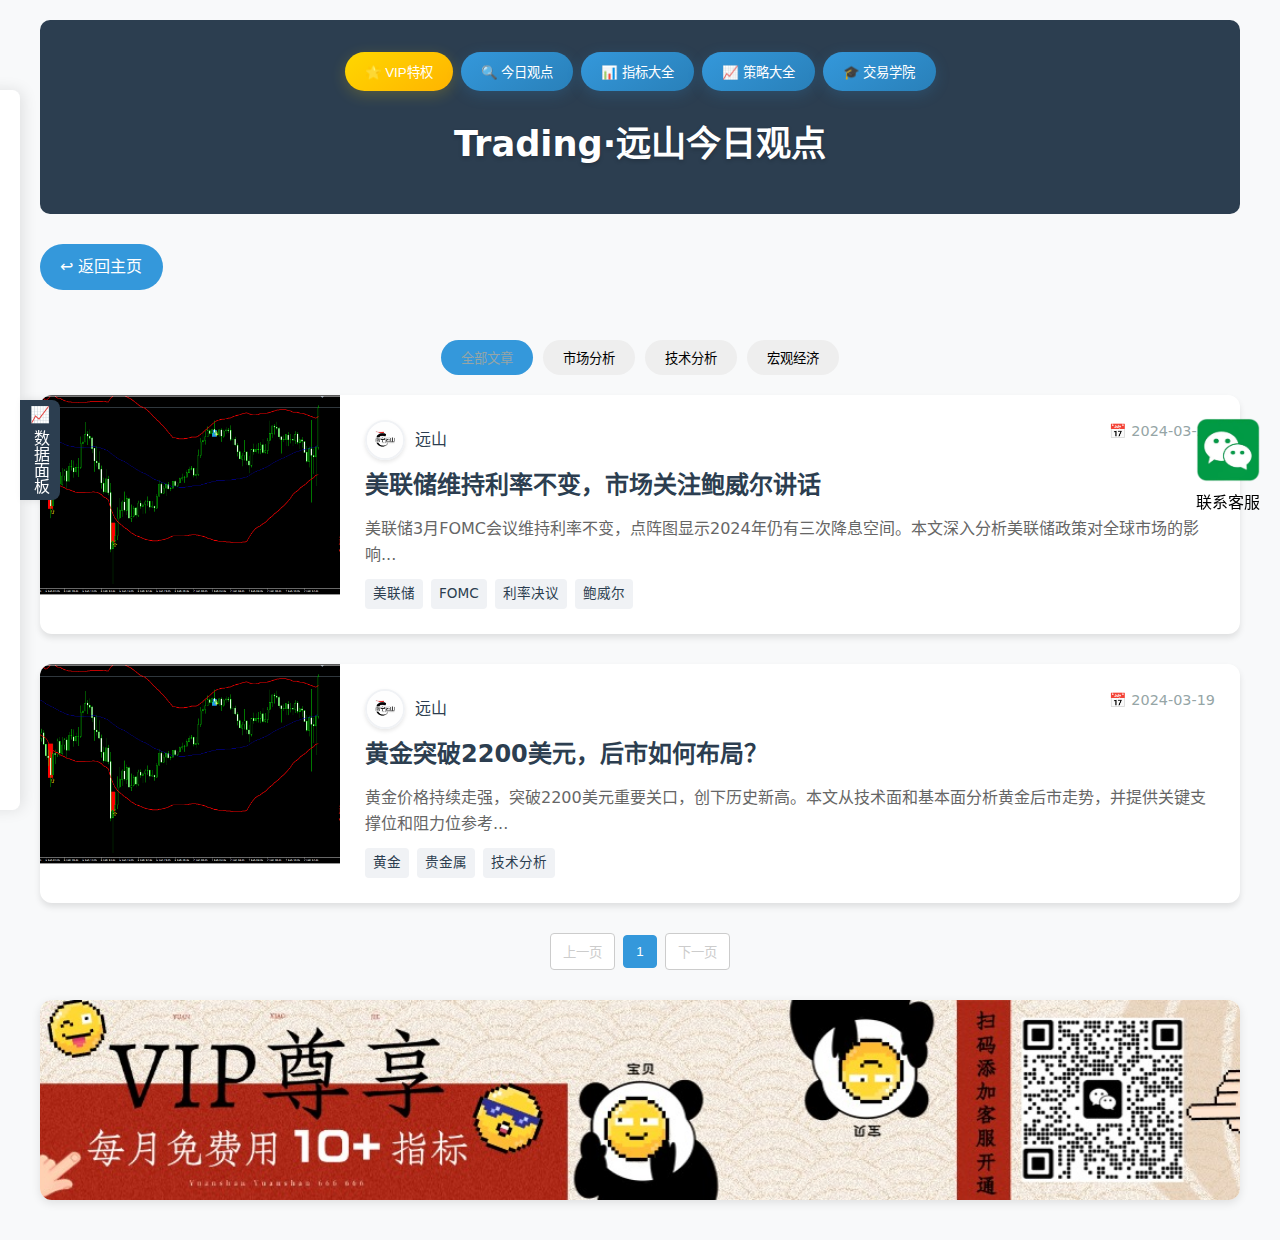
<file: insights.html>
<!DOCTYPE html>
<html lang="zh-CN">
<head>
    <meta charset="UTF-8">
    <meta name="viewport" content="width=device-width, initial-scale=1.0">
    <title>今日观点 - 远山资源中心</title>
    <link rel="stylesheet" href="style.css">
    <style>
        :root {
            --primary-color: #2c3e50;
            --accent-color: #3498db;
            --text-dark: #2c3e50;
            --text-light: #95a5a6;
            --card-shadow: 0 4px 6px rgba(0, 0, 0, 0.1);
        }

        body {
            font-family: 'Segoe UI', system-ui, sans-serif;
            line-height: 1.6;
            background-color: #f8f9fa;
            margin: 0;
            padding: 20px;
        }

        .container {
            max-width: 1200px;
            margin: 0 auto;
        }

        .back-btn {
            display: inline-flex;
            align-items: center;
            padding: 10px 20px;
            margin-bottom: 30px;
            background: var(--accent-color);
            color: white;
            border-radius: 25px;
            text-decoration: none;
            transition: transform 0.2s;
        }

        .back-btn:hover {
            transform: translateX(-5px);
        }

        .article-grid {
            display: grid;
            gap: 30px;
        }

        .article-card {
            background: white;
            border-radius: 12px;
            overflow: hidden;
            box-shadow: var(--card-shadow);
            display: flex;
            transition: transform 0.3s, box-shadow 0.3s;
        }

        .article-card:hover {
            transform: translateY(-5px);
            box-shadow: 0 8px 15px rgba(0, 0, 0, 0.1);
        }

        .article-image {
            flex: 0 0 300px;
            height: 200px;
            position: relative;
            overflow: hidden;
        }

        .article-image img {
            width: 100%;
            height: 100%;
            object-fit: cover;
            transition: transform 0.3s;
        }

        .article-card:hover .article-image img {
            transform: scale(1.05);
        }

        .article-content {
            flex: 1;
            padding: 25px;
            display: flex;
            flex-direction: column;
            justify-content: space-between;
        }

        .article-date {
            color: var(--text-light);
            font-size: 0.9em;
            display: flex;
            align-items: center;
            white-space: nowrap;
        }

        .article-date::before {
            content: "📅";
            margin-right: 5px;
            font-size: 14px;
        }

        .article-title {
            color: var(--primary-color);
            font-size: 1.5em;
            margin: 0 0 15px 0;
            line-height: 1.3;
        }

        .article-excerpt {
            color: #666;
            line-height: 1.6;
            margin: 0;
            display: -webkit-box;
            -webkit-line-clamp: 3;
            -webkit-box-orient: vertical;
            overflow: hidden;
        }

        @media (max-width: 768px) {
            .article-card {
                flex-direction: column;
            }

            .article-image {
                flex: 0 0 200px;
                width: 100%;
            }

            .article-content {
                padding: 20px;
            }

            .article-title {
                font-size: 1.3em;
            }

            .article-meta {
                flex-direction: row;
                gap: 12px;
            }

            .article-author {
                margin-right: 0;
            }

            .author-name {
                margin-right: 10px;
            }
        }

        .ad-container {
            position: relative;
            width: 100%;
            height: 200px;
            overflow: hidden;
            border-radius: 12px;
            margin: 20px 0;
        }

        .ad-banner {
            display: flex;
            transition: transform 0.5s ease;
            height: 100%;
        }

        .ad-item {
            flex: 0 0 100%;
            height: 100%;
        }

        .ad-item img {
            width: 100%;
            height: 100%;
            object-fit: cover;
        }

        /* 修改作者头像样式 */
        .article-meta {
            display: flex;
            align-items: flex-start;
            gap: 20px;
            margin-bottom: 10px;
            flex-wrap: wrap;
        }

        .article-author {
            display: flex;
            align-items: center;
            gap: 10px;
            color: var(--text-dark);
            margin-right: auto;
        }

        .author-avatar {
            width: 36px;
            height: 36px;
            border-radius: 50%;
            object-fit: cover;
            border: 2px solid #f0f2f5;
            box-shadow: 0 2px 4px rgba(0,0,0,0.1);
        }

        .author-name {
            font-size: 1em;
            font-weight: 600;
            margin-right: 15px;
        }
    </style>
</head>
<body>
    <!-- 左侧数据面板 -->
    <div class="data-sidebar">
        <div class="sidebar-handle">📈 数据面板</div>
        <iframe 
            frameborder="0" 
            class="jin10-iframe"
            scrolling="yes" 
            src="https://www.jin10.com/example/jin10.com.html?fontSize=14px&theme=white">
        </iframe>
    </div>

    <div class="container">
        <header class="header">
            <div class="top-buttons">
                <button class="nav-btn vip-btn" onclick="openSection('vip.html')">🌟 VIP特权</button>
                <button class="nav-btn" onclick="openSection('insights.html')">🔍 今日观点</button>
                <button class="nav-btn" onclick="openSection('zhibiao.html')">📊 指标大全</button>
                <button class="nav-btn" onclick="openSection('strategies.html')">📈 策略大全</button>
                <button class="nav-btn" onclick="openSection('learning.html')">🎓 交易学院</button>
            </div>
            <div class="header-top">
                <h1>Trading·远山今日观点</h1>
            </div>
        </header>

        <!-- 添加返回主页按钮 -->
        <a href="index.html" class="back-btn">↩ 返回主页</a>

        <!-- 添加分类筛选 -->
        <div class="category-nav">
            <button class="category-btn active" data-category="all">全部文章</button>
            <button class="category-btn" data-category="市场分析">市场分析</button>
            <button class="category-btn" data-category="技术分析">技术分析</button>
            <button class="category-btn" data-category="宏观经济">宏观经济</button>
        </div>

        <!-- 文章列表容器 -->
        <div class="article-grid" id="articleContainer">
            <!-- 文章将通过 JavaScript 动态加载 -->
        </div>

        <!-- 分页容器 -->
        <div id="articlePagination" class="pagination-container">
            <!-- 分页按钮将通过 JavaScript 动态生成 -->
        </div>

        <!-- 广告横幅 -->
        <div class="ad-container">
            <div class="ad-banner">
                <a href="vip.html" onclick="openSection('vip.html'); return false;" class="ad-item">
                    <img src="image/vip1.jpg" alt="vip">
                </a>
                <a href="vip.html" onclick="openSection('vip.html'); return false;" class="ad-item">
                    <img src="image/vip2.jpg" alt="vip">
                </a>
                <a href="vip.html" onclick="openSection('vip.html'); return false;" class="ad-item">
                    <img src="image/vip3.jpg" alt="vip">
                </a>
            </div>
        </div>

        <!-- 联系客服浮动挂件 -->
        <div id="floatingWidget">
            <img id="widgetIcon" src="image/wechat.png" alt="Widget Icon"/>
            <div id="widgetText">联系客服</div>
            <div id="qrCode" style="display:none;">
                <img src="image/ewm.png" alt="QR Code" class="qr-code-image"/>
            </div>
        </div>

        <!-- 客服联系模态框 -->
        <div id="contactModal" class="modal">
            <div class="modal-content upgrade-modal">
                <span class="close">&times;</span>
                <h3 class="modal-title">添加提示：</h3>
                <div class="upgrade-info">
                    <p>添加客服微信：K1362918898，或扫描下方二维码；</p>
                    <p>即可成为尊贵的远山会员，每月免费使用2个指标；</p>
                    <h4>周一至周五</h4>
                    <p>9-18点内，客服会在20分钟内通过您的添加，联系您发放相应的权限；</p>
                    <p>18-22点内，客服会在60分钟内通过您的添加，联系您发放相应的权限；</p>
                    <p>22点-次日10点，客服会在次日9:30之前通过您的添加，联系您发放相应的权限；</p>
                    <h4>周末及节假日</h4>
                    <p>10-22点内，客服会在12小时内通过您的添加，联系您发放相应的权限；</p>
                    <p>22点-次日10点，客服会在次日12点之前通过您的添加，联系您发放相应的权限。</p>
                    <div class="qr-code-container">
                        <img src="image/ewm.png" alt="客服二维码">
                    </div>
                </div>
            </div>
        </div>
    </div>

    <script src="script.js"></script>
    <script src="insights.js"></script>
    <script>
        // 打开新窗口的函数
        function openSection(url) {
            window.open(url, '_blank');
        }

        // 显示联系客服模态框
        function showContactModal() {
            document.getElementById('contactModal').style.display = 'block';
        }

        // 关闭按钮事件
        document.querySelectorAll('.close').forEach(closeBtn => {
            closeBtn.onclick = function() {
                this.closest('.modal').style.display = 'none';
            }
        });

        // 点击模态框外部关闭
        window.onclick = function(event) {
            if (event.target.classList.contains('modal')) {
                event.target.style.display = 'none';
            }
        }

        // 修改联系客服按钮点击事件
        document.getElementById('widgetIcon').onclick = function(event) {
            event.stopPropagation();
            showContactModal();
        }
    </script>
</body>
</html>
</file>
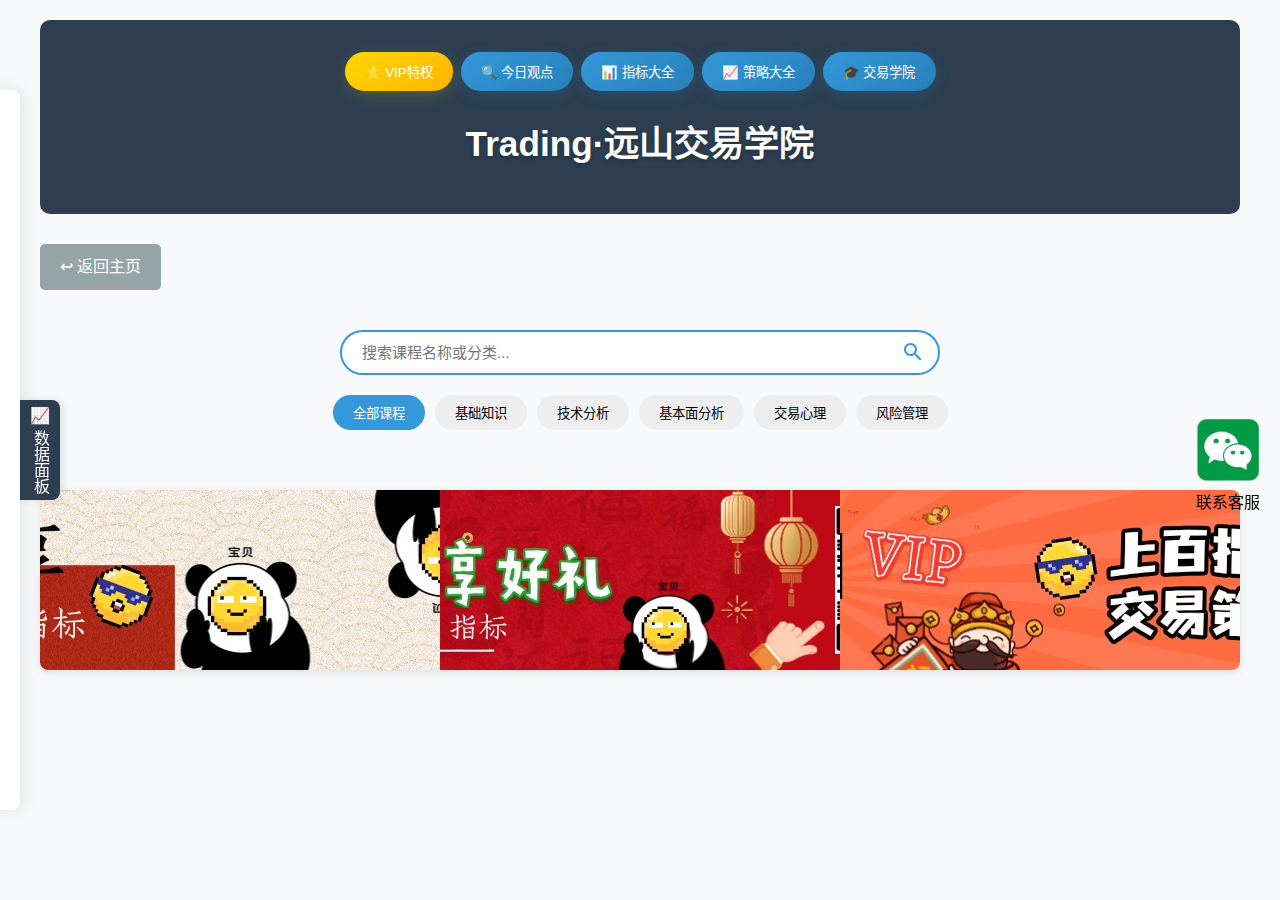
<file: learning.html>
<!-- learning.html -->
<!DOCTYPE html>
<html lang="zh-CN">
<head>
    <meta charset="UTF-8">
    <meta name="viewport" content="width=device-width, initial-scale=1.0">
    <title>交易学院 - 远山资源中心</title>
    <link rel="stylesheet" href="style.css">
</head>
<body>
    <!-- 左侧数据面板 -->
    <div class="data-sidebar">
        <div class="sidebar-handle">📈 数据面板</div>
        <iframe 
            frameborder="0" 
            class="jin10-iframe"
            scrolling="yes" 
            src="https://www.jin10.com/example/jin10.com.html?fontSize=14px&theme=white">
        </iframe>
    </div>

    <div class="container">
        <header class="header">
            <div class="top-buttons">
                <button class="nav-btn vip-btn" onclick="openSection('vip.html')">🌟 VIP特权</button>
                <button class="nav-btn" onclick="openSection('insights.html')">🔍 今日观点</button>
                <button class="nav-btn" onclick="openSection('zhibiao.html')">📊 指标大全</button>
                <button class="nav-btn" onclick="openSection('strategies.html')">📈 策略大全</button>
                <button class="nav-btn" onclick="openSection('learning.html')">🎓 交易学院</button>
            </div>
            <div class="header-top">
                <h1>Trading·远山交易学院</h1>
            </div>
        </header>

        <!-- 返回按钮 -->
        <a href="index.html" class="back-btn">↩ 返回主页</a>

        <!-- 搜索和分类 -->
        <div class="search-container">
            <input type="text" class="search-box" placeholder="搜索课程名称或分类...">
            <svg class="search-icon" viewBox="0 0 24 24">
                <path d="M15.5 14h-.8l-.3-.3c1-1.1 1.6-2.6 1.6-4.2C16 5.9 13.1 3 9.5 3S3 5.9 3 9.5 5.9 16 9.5 16c1.6 0 3.1-.6 4.2-1.6l.3.3v.8l5 5 1.5-1.5-5-5zm-6 0C7 14 5 12 5 9.5S7 5 9.5 5 14 7 14 9.5 12 14 9.5 14z"/>
            </svg>
        </div>

        <!-- 分类导航 -->
        <nav class="category-nav">
            <button class="category-btn active" data-category="all">全部课程</button>
            <button class="category-btn" data-category="basic">基础知识</button>
            <button class="category-btn" data-category="technical">技术分析</button>
            <button class="category-btn" data-category="fundamental">基本面分析</button>
            <button class="category-btn" data-category="psychology">交易心理</button>
            <button class="category-btn" data-category="risk">风险管理</button>
        </nav>

        <!-- 课程列表容器 -->
        <div class="learning-grid" id="learningContainer">
            <!-- 课程卡片将通过 JavaScript 动态加载 -->
        </div>

        <!-- 分页容器 -->
        <div id="paginationContainer" class="pagination-container">
            <!-- 分页按钮将通过 JavaScript 动态生成 -->
        </div>

        <!-- 广告横幅 -->
        <div class="ad-container">
            <div class="ad-banner">
                <a href="vip.html" onclick="openSection('vip.html'); return false;" class="ad-item">
                    <img src="image/vip1.jpg" alt="vip">
                </a>
                <a href="vip.html" onclick="openSection('vip.html'); return false;" class="ad-item">
                    <img src="image/vip2.jpg" alt="vip">
                </a>
                <a href="vip.html" onclick="openSection('vip.html'); return false;" class="ad-item">
                    <img src="image/vip3.jpg" alt="vip">
                </a>
            </div>
        </div>

        <!-- 联系客服浮动挂件 -->
        <div id="floatingWidget">
            <img id="widgetIcon" src="image/wechat.png" alt="Widget Icon"/>
            <div id="widgetText">联系客服</div>
            <div id="qrCode" style="display:none;">
                <img src="image/ewm.png" alt="QR Code" class="qr-code-image"/>
            </div>
        </div>

        <!-- 客服联系模态框 -->
        <div id="contactModal" class="modal">
            <div class="modal-content upgrade-modal">
                <span class="close">&times;</span>
                <h3 class="modal-title">添加提示：</h3>
                <div class="upgrade-info">
                    <p>添加客服微信：K1362918898，或扫描下方二维码；</p>
                    <p>即可成为尊贵的远山会员，每月免费使用2个指标；</p>
                    <h4>周一至周五</h4>
                    <p>9-18点内，客服会在20分钟内通过您的添加，联系您发放相应的权限；</p>
                    <p>18-22点内，客服会在60分钟内通过您的添加，联系您发放相应的权限；</p>
                    <p>22点-次日10点，客服会在次日9:30之前通过您的添加，联系您发放相应的权限；</p>
                    <h4>周末及节假日</h4>
                    <p>10-22点内，客服会在12小时内通过您的添加，联系您发放相应的权限；</p>
                    <p>22点-次日10点，客服会在次日12点之前通过您的添加，联系您发放相应的权限。</p>
                    <div class="qr-code-container">
                        <img src="image/ewm.png" alt="客服二维码">
                    </div>
                </div>
            </div>
        </div>
    </div>

    <script src="script.js"></script>
    <script>
        // 打开新窗口的函数
        function openSection(url) {
            window.open(url, '_blank');
        }

        // 显示联系客服模态框
        function showContactModal() {
            document.getElementById('contactModal').style.display = 'block';
        }

        // 关闭按钮事件
        document.querySelectorAll('.close').forEach(closeBtn => {
            closeBtn.onclick = function() {
                this.closest('.modal').style.display = 'none';
            }
        });

        // 点击模态框外部关闭
        window.onclick = function(event) {
            if (event.target.classList.contains('modal')) {
                event.target.style.display = 'none';
            }
        }

        // 初始化悬浮窗功能
        document.addEventListener("DOMContentLoaded", function() {
            const widget = document.getElementById('floatingWidget');
            const qrCode = document.getElementById('qrCode');
            const widgetIcon = document.getElementById('widgetIcon');

            if (widget && qrCode) { 
                // 鼠标进入显示二维码
                widget.addEventListener('mouseenter', function() {
                    qrCode.style.display = 'block';
                });

                // 鼠标离开隐藏二维码
                widget.addEventListener('mouseleave', function() {
                    qrCode.style.display = 'none';
                });
            }

            // 点击显示模态框
            if (widgetIcon) {
                const newWidgetIcon = widgetIcon.cloneNode(true);
                widgetIcon.parentNode.replaceChild(newWidgetIcon, widgetIcon);
                
                newWidgetIcon.addEventListener('click', function(event) {
                    event.stopPropagation();
                    showContactModal();
                }, false);
            }
        });
    </script>
</body>
</html>
</file>
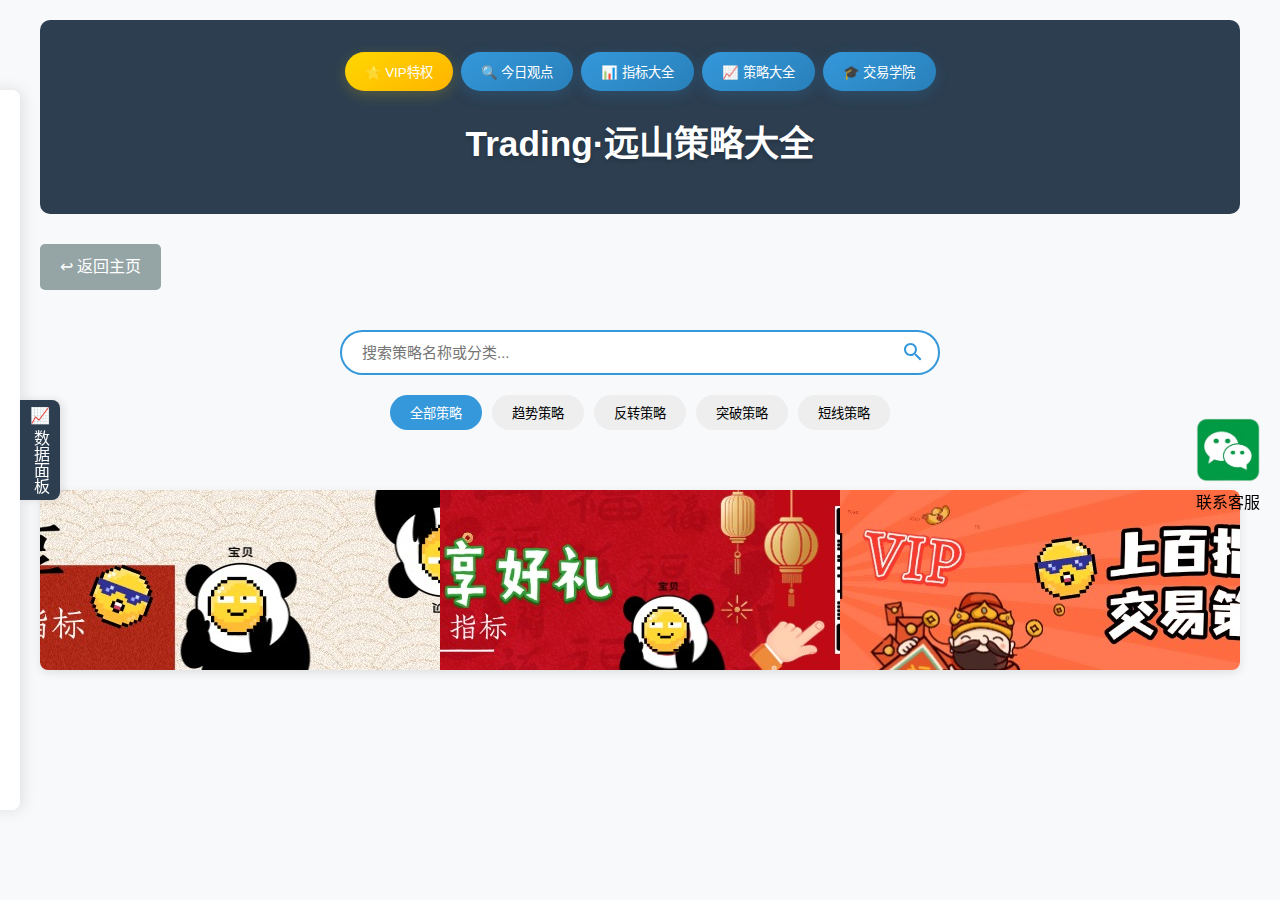
<file: strategies.html>
<!-- strategies.html -->
<!DOCTYPE html>
<html lang="zh-CN">
<head>
    <meta charset="UTF-8">
    <meta name="viewport" content="width=device-width, initial-scale=1.0">
    <title>策略大全 - 远山资源中心</title>
    <link rel="stylesheet" href="style.css">
</head>
<body>
    <!-- 左侧数据面板 -->
    <div class="data-sidebar">
        <div class="sidebar-handle">📈 数据面板</div>
        <iframe 
            frameborder="0" 
            class="jin10-iframe"
            scrolling="yes" 
            src="https://www.jin10.com/example/jin10.com.html?fontSize=14px&theme=white">
        </iframe>
    </div>

    <div class="container">
        <header class="header">
            <div class="top-buttons">
                <button class="nav-btn vip-btn" onclick="openSection('vip.html')">🌟 VIP特权</button>
                <button class="nav-btn" onclick="openSection('insights.html')">🔍 今日观点</button>
                <button class="nav-btn" onclick="openSection('zhibiao.html')">📊 指标大全</button>
                <button class="nav-btn" onclick="openSection('strategies.html')">📈 策略大全</button>
                <button class="nav-btn" onclick="openSection('learning.html')">🎓 交易学院</button>
            </div>
            <div class="header-top">
                <h1>Trading·远山策略大全</h1>
            </div>
        </header>

        <!-- 返回按钮 -->
        <a href="index.html" class="back-btn">↩ 返回主页</a>

        <!-- 搜索和分类 -->
        <div class="search-container">
            <input type="text" class="search-box" placeholder="搜索策略名称或分类...">
            <svg class="search-icon" viewBox="0 0 24 24">
                <path d="M15.5 14h-.8l-.3-.3c1-1.1 1.6-2.6 1.6-4.2C16 5.9 13.1 3 9.5 3S3 5.9 3 9.5 5.9 16 9.5 16c1.6 0 3.1-.6 4.2-1.6l.3.3v.8l5 5 1.5-1.5-5-5zm-6 0C7 14 5 12 5 9.5S7 5 9.5 5 14 7 14 9.5 12 14 9.5 14z"/>
            </svg>
        </div>

        <!-- 分类导航 -->
        <nav class="category-nav">
            <button class="category-btn active" data-category="all">全部策略</button>
            <button class="category-btn" data-category="trend">趋势策略</button>
            <button class="category-btn" data-category="reversal">反转策略</button>
            <button class="category-btn" data-category="breakout">突破策略</button>
            <button class="category-btn" data-category="scalping">短线策略</button>
        </nav>

        <!-- 策略列表容器 -->
        <div class="strategies-grid" id="strategiesContainer">
            <!-- 策略卡片将通过 JavaScript 动态加载 -->
        </div>

        <!-- 分页容器 -->
        <div id="paginationContainer" class="pagination-container">
            <!-- 分页按钮将通过 JavaScript 动态生成 -->
        </div>

        <!-- 广告横幅 -->
        <div class="ad-container">
            <div class="ad-banner">
                <a href="vip.html" onclick="openSection('vip.html'); return false;" class="ad-item">
                    <img src="image/vip1.jpg" alt="vip">
                </a>
                <a href="vip.html" onclick="openSection('vip.html'); return false;" class="ad-item">
                    <img src="image/vip2.jpg" alt="vip">
                </a>
                <a href="vip.html" onclick="openSection('vip.html'); return false;" class="ad-item">
                    <img src="image/vip3.jpg" alt="vip">
                </a>
            </div>
        </div>

        <!-- 联系客服浮动挂件 -->
        <div id="floatingWidget">
            <img id="widgetIcon" src="image/wechat.png" alt="Widget Icon"/>
            <div id="widgetText">联系客服</div>
            <div id="qrCode" style="display:none;">
                <img src="image/ewm.png" alt="QR Code" class="qr-code-image"/>
            </div>
        </div>

        <!-- 客服联系模态框 -->
        <div id="contactModal" class="modal">
            <div class="modal-content upgrade-modal">
                <span class="close">&times;</span>
                <h3 class="modal-title">添加提示：</h3>
                <div class="upgrade-info">
                    <p>添加客服微信：K1362918898，或扫描下方二维码；</p>
                    <p>即可成为尊贵的远山会员，每月免费使用2个指标；</p>
                    <h4>周一至周五</h4>
                    <p>9-18点内，客服会在20分钟内通过您的添加，联系您发放相应的权限；</p>
                    <p>18-22点内，客服会在60分钟内通过您的添加，联系您发放相应的权限；</p>
                    <p>22点-次日10点，客服会在次日9:30之前通过您的添加，联系您发放相应的权限；</p>
                    <h4>周末及节假日</h4>
                    <p>10-22点内，客服会在12小时内通过您的添加，联系您发放相应的权限；</p>
                    <p>22点-次日10点，客服会在次日12点之前通过您的添加，联系您发放相应的权限。</p>
                    <div class="qr-code-container">
                        <img src="image/ewm.png" alt="客服二维码">
                    </div>
                </div>
            </div>
        </div>
    </div>

    <script src="script.js"></script>
    <script>
        // 打开新窗口的函数
        function openSection(url) {
            window.open(url, '_blank');
        }

        // 显示联系客服模态框
        function showContactModal() {
            document.getElementById('contactModal').style.display = 'block';
        }

        // 关闭按钮事件
        document.querySelectorAll('.close').forEach(closeBtn => {
            closeBtn.onclick = function() {
                this.closest('.modal').style.display = 'none';
            }
        });

        // 点击模态框外部关闭
        window.onclick = function(event) {
            if (event.target.classList.contains('modal')) {
                event.target.style.display = 'none';
            }
        }

        // 初始化悬浮窗功能
        document.addEventListener("DOMContentLoaded", function() {
            const widget = document.getElementById('floatingWidget');
            const qrCode = document.getElementById('qrCode');
            const widgetIcon = document.getElementById('widgetIcon');

            if (widget && qrCode) { 
                // 鼠标进入显示二维码
                widget.addEventListener('mouseenter', function() {
                    qrCode.style.display = 'block';
                });

                // 鼠标离开隐藏二维码
                widget.addEventListener('mouseleave', function() {
                    qrCode.style.display = 'none';
                });
            }

            // 点击显示模态框
            if (widgetIcon) {
                const newWidgetIcon = widgetIcon.cloneNode(true);
                widgetIcon.parentNode.replaceChild(newWidgetIcon, widgetIcon);
                
                newWidgetIcon.addEventListener('click', function(event) {
                    event.stopPropagation();
                    showContactModal();
                }, false);
            }
        });
    </script>
</body>
</html>
</file>
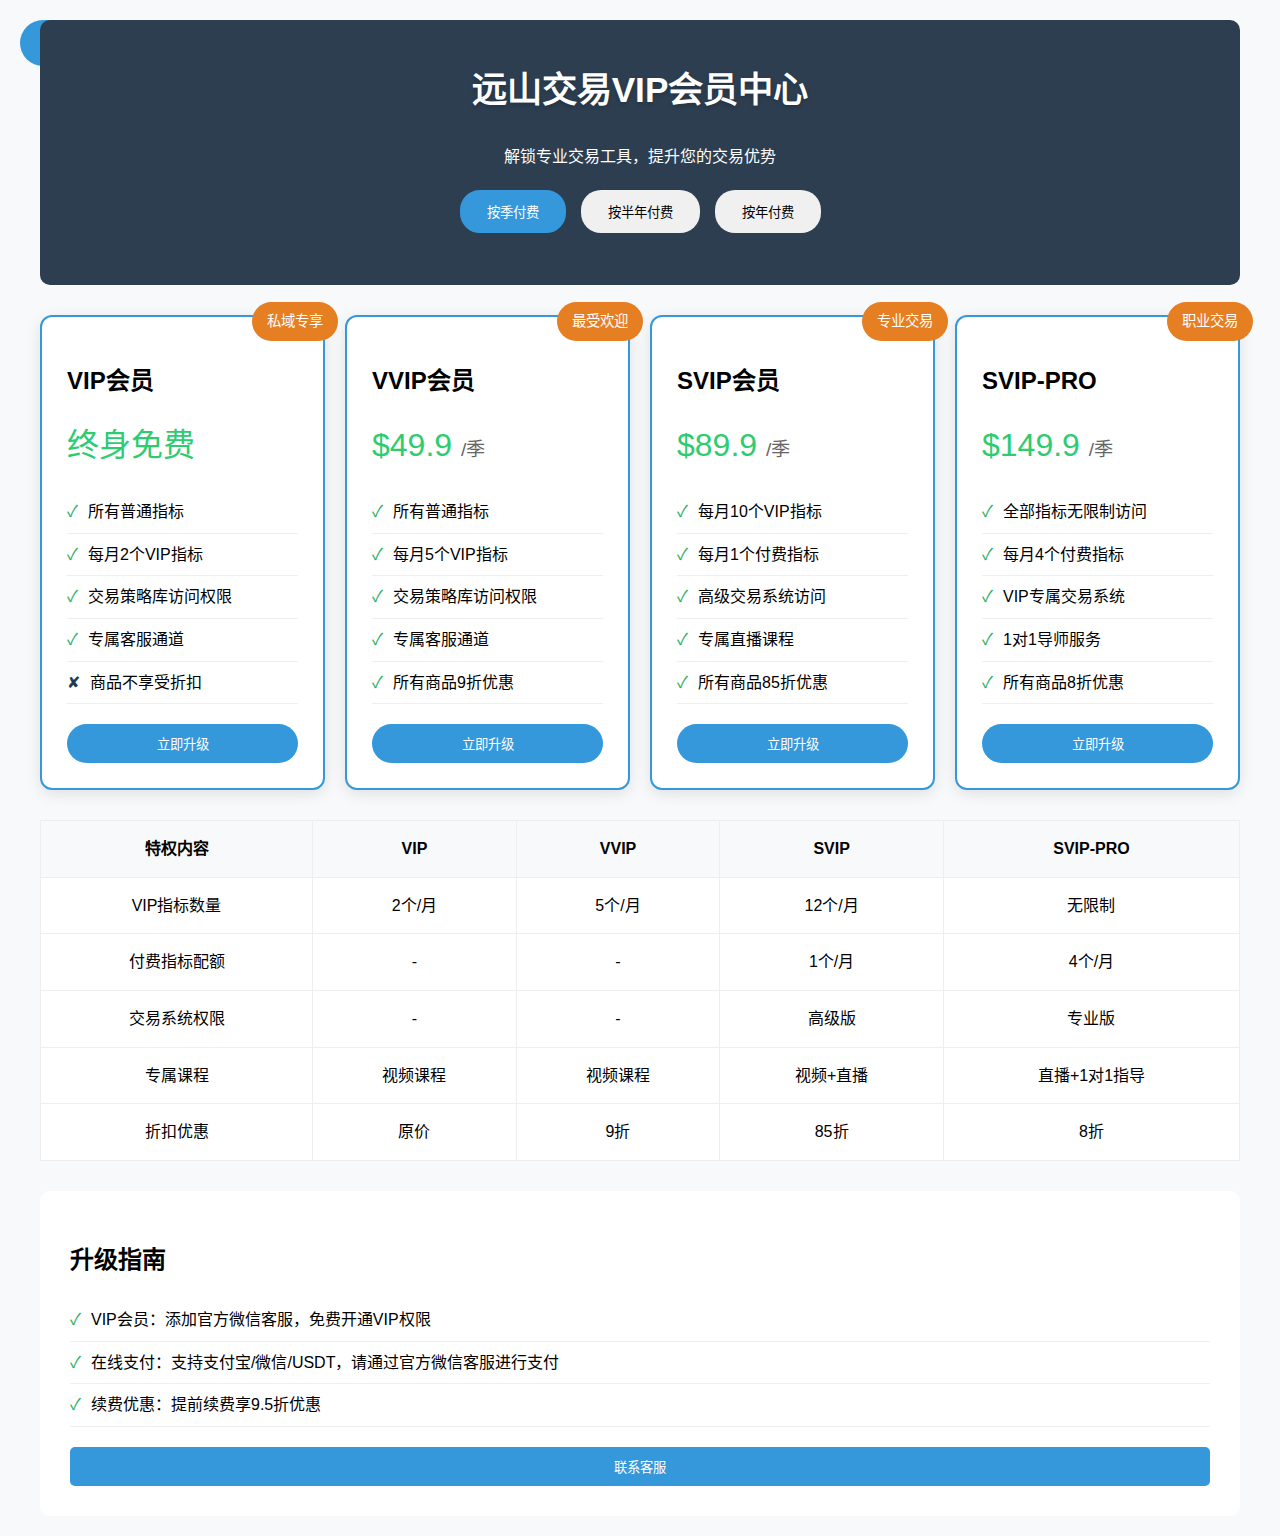
<file: vip.html>
<!-- vip.html -->
<!DOCTYPE html>
<html lang="zh-CN">
<head>
    <meta charset="UTF-8">
    <meta name="viewport" content="width=device-width, initial-scale=1.0">
    <title>VIP会员中心 - 远山交易</title>
    <link rel="stylesheet" href="style.css">
    <style>
        /* 节省金额提示样式 */
        .savings-tag {
            font-size: 0.45em;
            color: hwb(193 40% 53%);
            margin-top: 5px;
            display: none; /* 默认隐藏 */
        }
        .savings-tag.show {
            display: block;
        }
        .savings-icon {
            display: inline-block;
            background: #27ae60;
            color: white;
            border-radius: 10px;
            padding: 2px 8px;
            margin-right: 5px;
        }

        /* 新增付费周期切换样式 */
        .billing-toggle {
        display: flex;
        justify-content: center;
        gap: 15px;
        margin: 20px 0;
        /* 添加z-index确保按钮不被覆盖 */
        z-index: 1;
        position: relative;
        }

        .billing-btn {
            padding: 10px 25px;
            border-radius: 20px;
            background: #f0f0f0;
            border: 2px solid transparent;
            cursor: pointer;
            transition: all 0.3s ease;
        }

        .billing-btn.active {
            background: var(--accent-blue);
            color: white;
            border-color: var(--accent-blue);
        }

        .price-period {
            font-size: 0.6em;
            color: #666;
        }

        /* 新增返回按钮样式 */
        .back-home {
            position: absolute;
            left: 20px;
            top: 20px;
            padding: 10px 20px;
            background: var(--accent-blue);
            color: white;
            border-radius: 25px;
            text-decoration: none;
            display: flex;
            align-items: center;
            gap: 8px;
        }

        .back-home svg {
            width: 16px;
            height: 16px;
            fill: white;
        }

        /* VIP页面专属样式 */
        .vip-tier-container {
            display: grid;
            grid-template-columns: repeat(auto-fit, minmax(280px, 1fr));
            gap: 20px;
            margin: 10px 0;
        }

        .vip-card {
            background: white;
            border-radius: 12px;
            padding: 25px;
            box-shadow: 0 4px 15px rgba(0,0,0,0.1);
            position: relative;
            border: 2px solid #3498db;
        }

        .vip-badge {
            position: absolute;
            top: -15px;
            right: -15px;
            background: #e67e22;
            color: white;
            padding: 8px 15px;
            border-radius: 20px;
            font-size: 0.9em;
        }

        .price-tag {
            font-size: 2em;
            color: #2ecc71;
            margin: 15px 0;
        }

        .privilege-list {
            list-style: none;
            padding: 0;
            margin: 20px 0;
        }

        .privilege-list li {
            padding: 8px 0;
            border-bottom: 1px solid #eee;
            display: flex;
            align-items: center;
        }

        .privilege-list li:before {
            content: "✓";
            color: #27ae60;
            margin-right: 10px;
        }

        .privilege-list lo {
            padding: 8px 0;
            border-bottom: 1px solid #eee;
            display: flex;
            align-items: center;
        }

        .privilege-list lo:before {
            content: "✘";
            color: hsl(207, 45%, 22%);
            margin-right: 10px;
        }

        .comparison-table {
            width: 100%;
            border-collapse: collapse;
            margin: 30px 0;
            background: white;
        }

        .comparison-table th,
        .comparison-table td {
            padding: 15px;
            border: 1px solid #eee;
            text-align: center;
        }

        .comparison-table th {
            background: #f8f9fa;
        }
    </style>
</head>
<body>
    <!-- 返回主页按钮 -->
    <a href="index.html" class="back-home">
        <svg viewBox="0 0 24 24">
            <path d="M20 11H7.83l5.59-5.59L12 4l-8 8 8 8 1.41-1.41L7.83 13H20v-2z"/>
        </svg>
        返回主页
    </a>

    <div class="container">
        <header class="header">
            <h1>远山交易VIP会员中心</h1>
            <p>解锁专业交易工具，提升您的交易优势</p>
            
            <!-- 新增付费周期切换 -->
            <div class="billing-toggle">
                <button class="billing-btn active" data-period="quarterly" onclick="changeBillingPeriod('quarterly')">按季付费</button>
                <button class="billing-btn" data-period="semiannually" onclick="changeBillingPeriod('semiannually')">按半年付费</button>
                <button class="billing-btn" data-period="annually" onclick="changeBillingPeriod('annually')">按年付费</button>
            </div>
        </header>

        <!-- 会员等级对比 -->
        <section class="vip-tier-container">
            <div class="vip-card">
                <div class="vip-badge">私域专享</div>
                <h2>VIP会员</h2>
                <div class="price-tag" 
                    data-free="true"
                    data-quarterly="终身免费"
                    data-semiannually="终身免费"
                    data-annually="终身免费">
                    <span class="price-display">终身免费</span>
                </div>
                <ul class="privilege-list">
                    <li>所有普通指标</li>
                    <li>每月2个VIP指标</li>
                    <li>交易策略库访问权限</li>
                    <li>专属客服通道</li>
                    <lo>商品不享受折扣</lo>
                </ul>
                <button class="section-btn" style="width:100%" onclick="showUpgradeModal()">立即升级</button>
            </div>
            <div class="vip-card">
                <div class="vip-badge">最受欢迎</div>
                <h2>VVIP会员</h2>
                <div class="price-tag"
                    data-quarterly="49.9/季"
                    data-semiannually="88.8/半年"
                    data-annually="139.9/年">
                    <span class="price-display">$49.9</span>
                    <span class="price-period">/季</span>
                    <div class="savings-tag"> <!-- 新增节省提示 -->
                        <span class="savings-icon">省</span>
                        <span class="savings-amount"></span>
                    </div>
                </div>
                <ul class="privilege-list">
                    <li>所有普通指标</li>
                    <li>每月5个VIP指标</li>
                    <li>交易策略库访问权限</li>
                    <li>专属客服通道</li>
                    <li>所有商品9折优惠</li>
                </ul>
                <button class="section-btn" style="width:100%" onclick="showUpgradeModal()">立即升级</button>
            </div>

            <div class="vip-card">
                <div class="vip-badge">专业交易</div>
                <h2>SVIP会员</h2>
                <div class="price-tag"
                    data-quarterly="89.9/季"
                    data-semiannually="149.9/半年"
                    data-annually="279.9/年">
                    <span class="price-display">$89.9</span>
                    <span class="price-period">/季</span>
                    <div class="savings-tag"> <!-- 新增节省提示 -->
                        <span class="savings-icon">省</span>
                        <span class="savings-amount"></span>
                    </div>
                </div>
                <ul class="privilege-list">
                    <li>每月10个VIP指标</li>
                    <li>每月1个付费指标</li>
                    <li>高级交易系统访问</li>
                    <li>专属直播课程</li>
                    <li>所有商品85折优惠</li>
                </ul>
                <button class="section-btn" style="width:100%" onclick="showUpgradeModal()">立即升级</button>
            </div>

            <div class="vip-card">
                <div class="vip-badge">职业交易</div>
                <h2>SVIP-PRO</h2>
                <div class="price-tag"
                    data-quarterly="149.9/季"
                    data-semiannually="249.8/半年"
                    data-annually="449.9/年">
                    <span class="price-display">$149.9</span>
                    <span class="price-period">/季</span>
                    <div class="savings-tag"> <!-- 新增节省提示 -->
                        <span class="savings-icon">省</span>
                        <span class="savings-amount"></span>
                    </div>
                </div>
                <ul class="privilege-list">
                    <li>全部指标无限制访问</li>
                    <li>每月4个付费指标</li>
                    <li>VIP专属交易系统</li>
                    <li>1对1导师服务</li>
                    <li>所有商品8折优惠</li>
                </ul>
                <button class="section-btn" style="width:100%" onclick="showUpgradeModal()">立即升级</button>
            </div>
        </section>

        <!-- 详细权益对比表 -->
        <table class="comparison-table">
            <tr>
                <th>特权内容</th>
                <th>VIP</th>
                <th>VVIP</th>
                <th>SVIP</th>
                <th>SVIP-PRO</th>
            </tr>
            <tr>
                <td>VIP指标数量</td>
                <td>2个/月</td>
                <td>5个/月</td>
                <td>12个/月</td>
                <td>无限制</td>
            </tr>
            <tr>
                <td>付费指标配额</td>
                <td>-</td>
                <td>-</td>
                <td>1个/月</td>
                <td>4个/月</td>
            </tr>
            <tr>
                <td>交易系统权限</td>
                <td>-</td>
                <td>-</td>
                <td>高级版</td>
                <td>专业版</td>
            </tr>
            <tr>
                <td>专属课程</td>
                <td>视频课程</td>
                <td>视频课程</td>
                <td>视频+直播</td>
                <td>直播+1对1指导</td>
            </tr>
            <tr>
                <td>折扣优惠</td>
                <td>原价</td>
                <td>9折</td>
                <td>85折</td>
                <td>8折</td>
            </tr>
        </table>

        <!-- 会员升级说明 -->
        <div class="indicator-detail">
            <h2>升级指南</h2>
            <div class="privilege-list">
                <li>VIP会员：添加官方微信客服，免费开通VIP权限</li>
                <li>在线支付：支持支付宝/微信/USDT，请通过官方微信客服进行支付</li>
                <li>续费优惠：提前续费享9.5折优惠</li>
            </div>
            <button class="download-btn" onclick="openSection('contact.html')">联系客服</button>
        </div>

        <!-- 在 container div 内添加提示框 -->
        <div id="upgradeModal" class="modal">
            <div class="modal-content upgrade-modal">
                <span class="close">&times;</span>
                <h3 class="modal-title">添加提示：</h3>
                <div class="upgrade-info">
                    <p>添加客服微信：K1362918898，或扫描下方二维码；</p>
                    <p>即可成为尊贵的远山会员，每月免费使用2个指标；</p>
                    <h4>周一至周五</h4>
                    <p>9-18点内，客服会在20分钟内通过您的添加，联系您发放相应的权限；</p>
                    <p>18-22点内，客服会在60分钟内通过您的添加，联系您发放相应的权限；</p>
                    <p>22点-次日10点，客服会在次日9:30之前通过您的添加，联系您发放相应的权限；</p>
                    <h4>周末及节假日</h4>
                    <p>10-22点内，客服会在12小时内通过您的添加，联系您发放相应的权限；</p>
                    <p>22点-次日10点，客服会在次日12点之前通过您的添加，联系您发放相应的权限。</p>
                    <div class="qr-code-container">
                        <img src="image/ewm.png" alt="客服二维码">
                    </div>
                </div>
            </div>
        </div>
    </div>
    
    <script>
        
        // 合并后的changeBillingPeriod函数
        function changeBillingPeriod(period) {
            // 切换按钮状态
            document.querySelectorAll('.billing-btn').forEach(btn => {
                btn.classList.remove('active');
                if(btn.dataset.period === period) btn.classList.add('active');
            });

            // 更新所有价格显示
            document.querySelectorAll('.price-tag').forEach(priceTag => {
                // 跳过免费会员
                if(priceTag.dataset.quarterly.includes("终身免费")) return;

                const priceDisplay = priceTag.querySelector('.price-display');
                const periodDisplay = priceTag.querySelector('.price-period');
                const [price, unit] = priceTag.dataset[period].split('/');
                
                // 更新价格显示
                priceDisplay.textContent = `$${price}`;
                if(periodDisplay) periodDisplay.textContent = `/${unit}`;

                // 计算节省金额
                const quarterlyPrice = parseFloat(priceTag.dataset.quarterly.split('/')[0]);
                const currentPrice = parseFloat(price);
                
                const savingsTag = priceTag.querySelector('.savings-tag');
                const savingsAmount = savingsTag.querySelector('.savings-amount');

                if(period === 'quarterly') {
                    savingsTag.classList.remove('show');
                    return;
                }

                // 计算月均价格
                const priceCalculator = {
                    quarterly: (p) => p / 3,
                    semiannually: (p) => p / 6,
                    annually: (p) => p / 12
                };

                const monthlyPrice = priceCalculator[period](currentPrice);
                const quarterlyMonthly = priceCalculator.quarterly(quarterlyPrice);
                const savings = quarterlyMonthly - monthlyPrice;

                if(savings > 0) {
                    savingsAmount.textContent = ` $${savings.toFixed(1)} / 每月`;
                    savingsTag.classList.add('show');
                } else {
                    savingsTag.classList.remove('show');
                }
            });
        }
        // 动态高亮最佳选择
        document.querySelectorAll('.vip-card').forEach(card => {
            card.addEventListener('mouseenter', () => {
                card.style.transform = 'scale(1.02)';
                card.style.boxShadow = '0 8px 20px rgba(0,0,0,0.15)';
            });
            
            card.addEventListener('mouseleave', () => {
                card.style.transform = 'scale(1)';
                card.style.boxShadow = '0 4px 15px rgba(0,0,0,0.1)';
            });
        });
    </script>

    <script>
        // 与主站统一的窗口打开逻辑
        function openSection(url) {
            window.open(url, '_blank');
        }

        // 显示升级提示框
        function showUpgradeModal() {
            document.getElementById('upgradeModal').style.display = 'block';
        }

        // 关闭按钮事件
        document.querySelector('.close').onclick = function() {
            document.getElementById('upgradeModal').style.display = 'none';
        }

        // 点击模态框外部关闭
        window.onclick = function(event) {
            const modal = document.getElementById('upgradeModal');
            if (event.target == modal) {
                modal.style.display = 'none';
            }
        }
    </script>
</body>
</html>
</file>
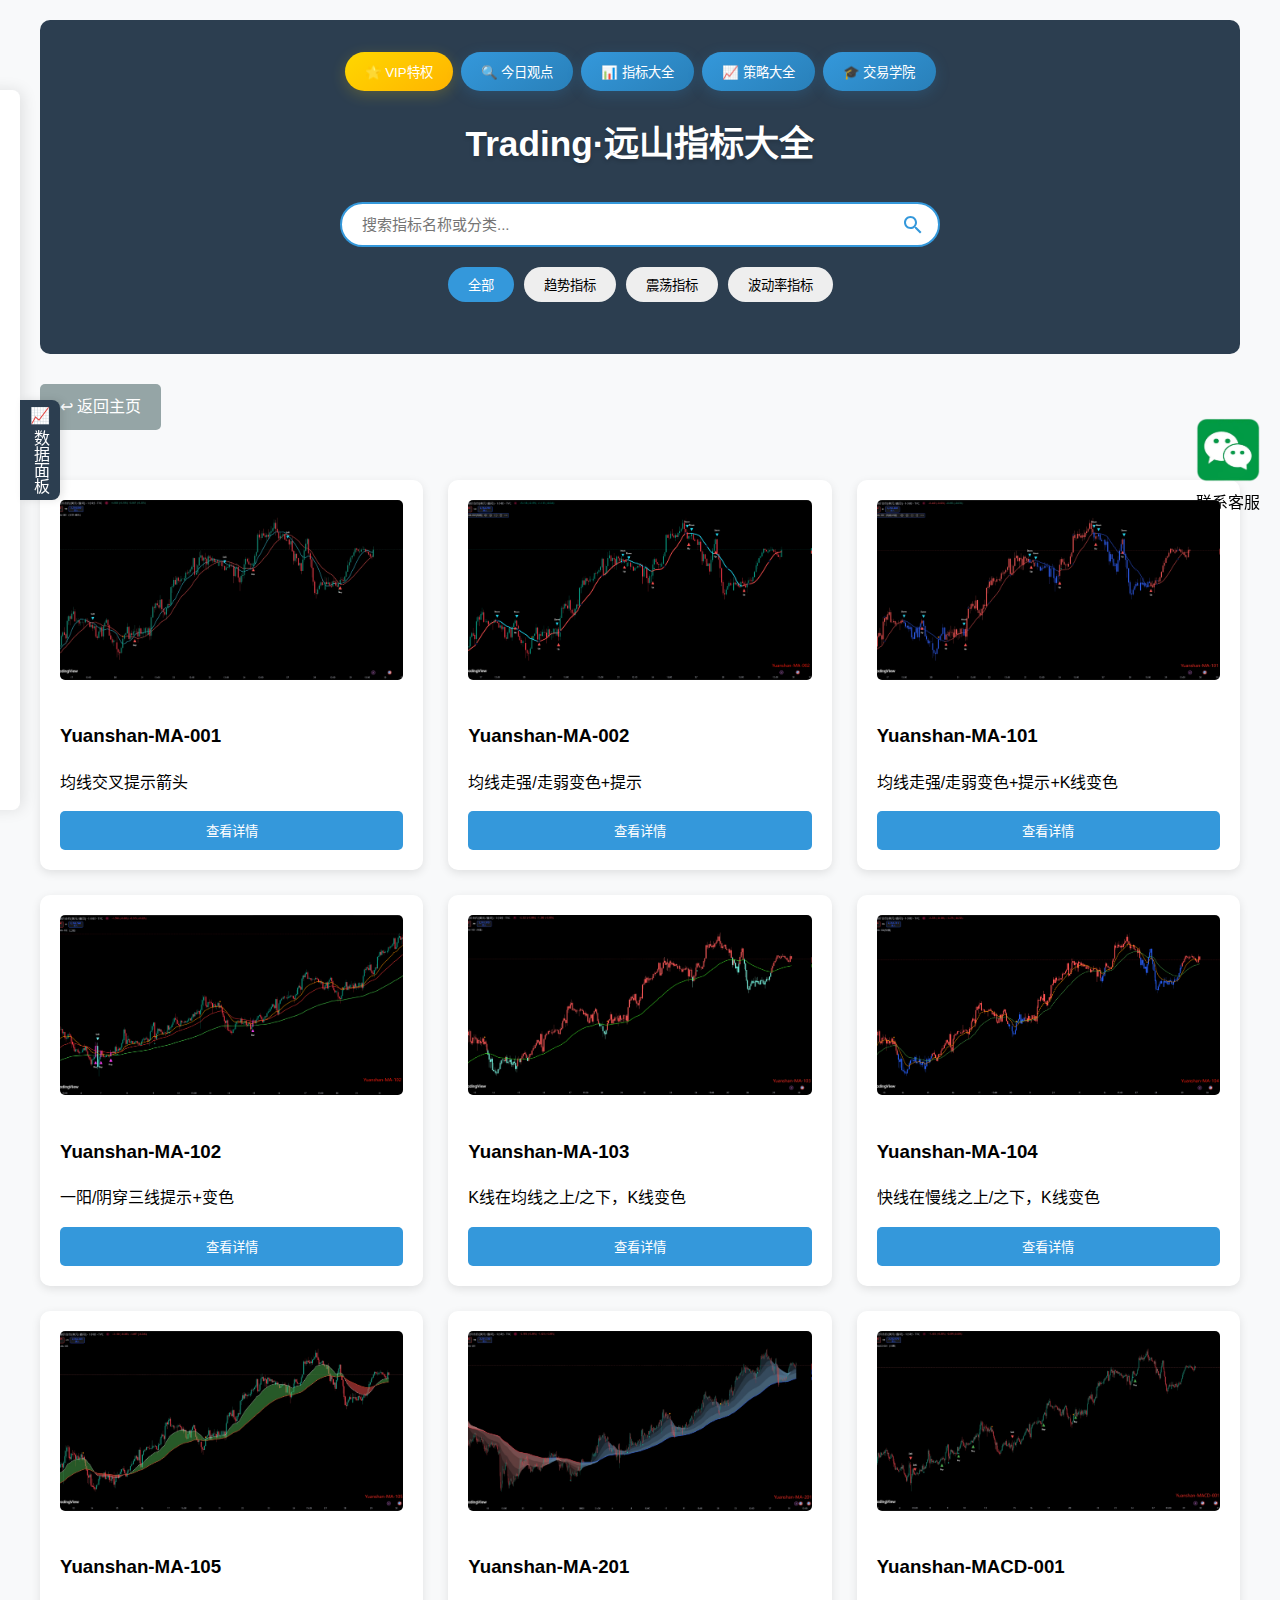
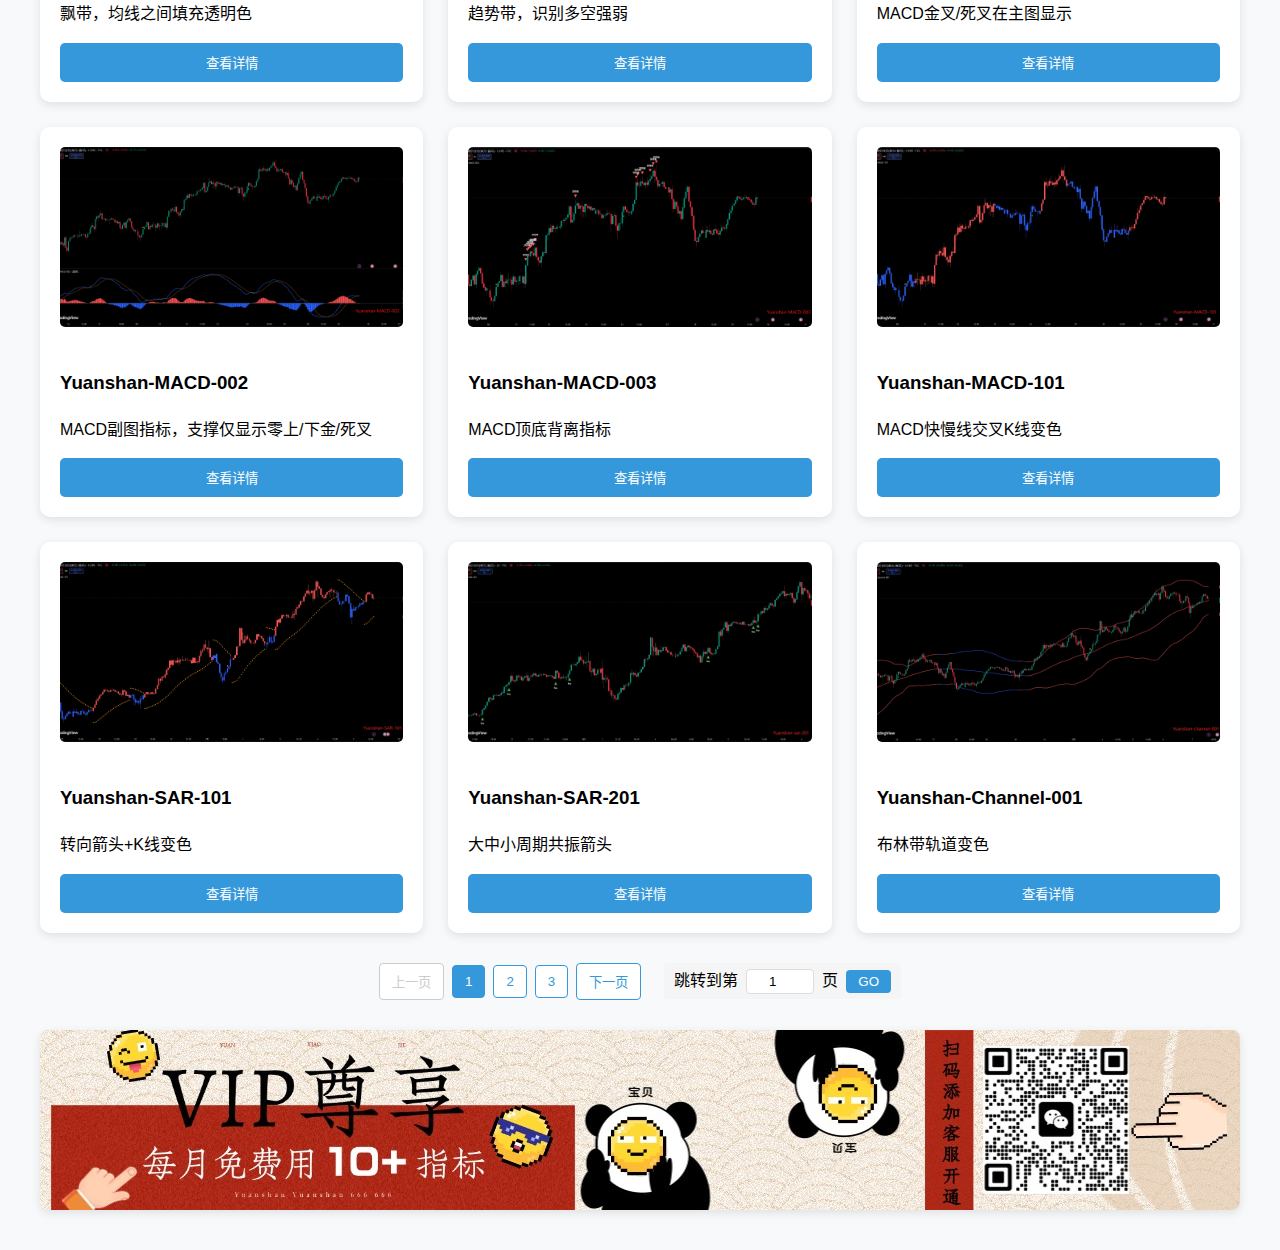
<file: zhibiao.html>
<!-- zhibiao.html -->
<!DOCTYPE html>
<html lang="zh-CN">
<head>
    <meta charset="UTF-8">
    <meta name="viewport" content="width=device-width, initial-scale=1.0">
    <title>指标大全 - 远山交易</title>
    <link rel="stylesheet" href="style.css">
</head>
<body>
    <!-- 左侧数据面板 -->
    <div class="data-sidebar">
        <div class="sidebar-handle">📈 数据面板</div>
        <iframe 
            frameborder="0" 
            class="jin10-iframe"
            scrolling="yes" 
            src="https://www.jin10.com/example/jin10.com.html?fontSize=14px&theme=white">
        </iframe>
    </div>

    <div class="container">
        <header class="header">
            <div class="top-buttons">
                <button class="nav-btn vip-btn" onclick="openSection('vip.html')">🌟 VIP特权</button>
                <button class="nav-btn" onclick="openSection('insights.html')">🔍 今日观点</button>
                <button class="nav-btn" onclick="openSection('zhibiao.html')">📊 指标大全</button>
                <button class="nav-btn" onclick="openSection('strategies.html')">📈 策略大全</button>
                <button class="nav-btn" onclick="openSection('learning.html')">🎓 交易学院</button>
            </div>
            <div class="header-top">
                <h1>Trading·远山指标大全</h1>
            </div>
            <!-- 搜索框 -->
            <div class="search-container">
                <input type="text" class="search-box" placeholder="搜索指标名称或分类...">
                <svg class="search-icon" viewBox="0 0 24 24">
                    <path d="M15.5 14h-.8l-.3-.3c1-1.1 1.6-2.6 1.6-4.2C16 5.9 13.1 3 9.5 3S3 5.9 3 9.5 5.9 16 9.5 16c1.6 0 3.1-.6 4.2-1.6l.3.3v.8l5 5 1.5-1.5-5-5zm-6 0C7 14 5 12 5 9.5S7 5 9.5 5 14 7 14 9.5 12 14 9.5 14z"/>
                </svg>
            </div>

            <!-- 分类导航 -->
            <nav class="category-nav">
                <button class="category-btn active" data-category="all">全部</button>
                <button class="category-btn" data-category="trend">趋势指标</button>
                <button class="category-btn" data-category="oscillator">震荡指标</button>
                <button class="category-btn" data-category="volatility">波动率指标</button>
            </nav>
        </header>

        <!-- 返回按钮 -->
        <a href="index.html" class="back-btn">↩ 返回主页</a>

        <!-- 指标卡片容器 -->
        <main class="indicator-grid" id="indicatorContainer">
            <!-- 动态生成卡片 -->
        </main>

        <!-- 分页按钮容器 -->
        <div id="paginationContainer" class="pagination-container"></div>

        <!-- 广告横幅 -->
        <div class="ad-container">
            <div class="ad-banner">
                <a href="vip.html" onclick="openSection('vip.html'); return false;" class="ad-item">
                    <img src="image/vip1.jpg" alt="vip">
                </a>
                <a href="vip.html" onclick="openSection('vip.html'); return false;" class="ad-item">
                    <img src="image/vip2.jpg" alt="vip">
                </a>
                <a href="vip.html" onclick="openSection('vip.html'); return false;" class="ad-item">
                    <img src="image/vip3.jpg" alt="vip">
                </a>
            </div>
        </div>

        <!-- 联系客服浮动挂件 -->
        <div id="floatingWidget">
            <img id="widgetIcon" src="image/wechat.png" alt="Widget Icon"/>
            <div id="widgetText">联系客服</div>
            <div id="qrCode" style="display:none;">
                <img src="image/ewm.png" alt="QR Code" class="qr-code-image"/>
            </div>
        </div>

        <!-- 客服联系模态框 -->
        <div id="contactModal" class="modal">
            <div class="modal-content upgrade-modal">
                <span class="close">&times;</span>
                <h3 class="modal-title">添加提示：</h3>
                <div class="upgrade-info">
                    <p>添加客服微信：K1362918898，或扫描下方二维码；</p>
                    <p>即可成为尊贵的远山会员，每月免费使用2个指标；</p>
                    <h4>周一至周五</h4>
                    <p>9-18点内，客服会在20分钟内通过您的添加，联系您发放相应的权限；</p>
                    <p>18-22点内，客服会在60分钟内通过您的添加，联系您发放相应的权限；</p>
                    <p>22点-次日10点，客服会在次日9:30之前通过您的添加，联系您发放相应的权限；</p>
                    <h4>周末及节假日</h4>
                    <p>10-22点内，客服会在12小时内通过您的添加，联系您发放相应的权限；</p>
                    <p>22点-次日10点，客服会在次日12点之前通过您的添加，联系您发放相应的权限。</p>
                    <div class="qr-code-container">
                        <img src="image/ewm.png" alt="客服二维码">
                    </div>
                </div>
            </div>
        </div>
    </div>

    <script src="script.js"></script>
    <script src="zhibiao.js"></script>
    <script>
        // 打开新窗口的函数
        function openSection(url) {
            window.open(url, '_blank');
        }

        // 显示联系客服模态框
        function showContactModal() {
            document.getElementById('contactModal').style.display = 'block';
        }

        // 关闭按钮事件
        document.querySelectorAll('.close').forEach(closeBtn => {
            closeBtn.onclick = function() {
                this.closest('.modal').style.display = 'none';
            }
        });

        // 点击模态框外部关闭
        window.onclick = function(event) {
            if (event.target.classList.contains('modal')) {
                event.target.style.display = 'none';
            }
        }

        // 初始化悬浮窗功能
        document.addEventListener("DOMContentLoaded", function() {
            const widget = document.getElementById('floatingWidget');
            const qrCode = document.getElementById('qrCode');
            const widgetIcon = document.getElementById('widgetIcon');

            if (widget && qrCode) { 
                // 鼠标进入显示二维码
                widget.addEventListener('mouseenter', function() {
                    qrCode.style.display = 'block';
                });

                // 鼠标离开隐藏二维码
                widget.addEventListener('mouseleave', function() {
                    qrCode.style.display = 'none';
                });
            }

            // 点击显示模态框
            if (widgetIcon) {
                const newWidgetIcon = widgetIcon.cloneNode(true);
                widgetIcon.parentNode.replaceChild(newWidgetIcon, widgetIcon);
                
                newWidgetIcon.addEventListener('click', function(event) {
                    event.stopPropagation();
                    showContactModal();
                }, false);
            }
        });
    </script>
</body>
</html>
</file>
<file: style.css>
/* style.css */
:root {
    --header-bg: #2c3e50;
    --accent-blue: #3498db;
    --page-bg: #f8f9fa;
    --text-light: #ffffff;
    --placeholder-gray: #95a5a6;
    --shadow-light: rgba(0, 0, 0, 0.1);
}

body {
    font-family: 'Segoe UI', Arial, sans-serif;
    background-color: var(--page-bg);
    line-height: 1.6;
    margin: 0;
    padding: 20px;
}

.container {
    max-width: 1200px;
    margin: 0 auto;
}

/* Header 样式 */
.header {
    background: var(--header-bg);
    color: var(--text-light);
    padding: 2rem;
    border-radius: 10px;
    margin-bottom: 30px;
    text-align: center;
}

.search-container {
    position: relative;
    max-width: 600px;
    margin: 20px auto 0;
}

.search-box {
    width: 100%;
    padding: 12px 45px 12px 20px;
    border-radius: 28px;
    border: 2px solid var(--accent-blue);
    font-size: 15px;
    background: var(--text-light);
    transition: all 0.3s;
    box-sizing: border-box;
}

.search-box:focus {
    outline: none;
    box-shadow: 0 0 8px rgba(52, 152, 219, 0.3);
}

.search-icon {
    position: absolute;
    right: 15px;
    top: 50%;
    transform: translateY(-50%);
    width: 24px;
    height: 24px;
    fill: var(--accent-blue);
    pointer-events: none;
}

/* 分类导航 */
.category-nav {
    display: flex;
    flex-wrap: wrap;
    gap: 10px;
    margin: 20px 0;
    justify-content: center;
}

.category-btn {
    padding: 8px 20px;
    border-radius: 20px;
    background: #eee;
    border: none;
    cursor: pointer;
    transition: all 0.3s;
}

.category-btn.active {
    background: var(--accent-blue);
    color: var(--text-light);
}

/* 指标卡片网格 */
.indicator-grid {
    display: grid;
    grid-template-columns: repeat(3, 1fr); /* 固定3列 */
    gap: 25px;
    margin-top: 30px;
}

.indicator-card {
    background: var(--text-light);
    border-radius: 10px;
    padding: 20px;
    box-shadow: 0 3px 10px var(--shadow-light);
    transition: transform 0.3s;
}

.indicator-card:hover {
    transform: translateY(-5px);
}

/* 图片样式 */
.indicator-thumbnail {
    width: 100%;
    height: 180px; /* 调整图片高度 */
    object-fit: cover;
    border-radius: 5px;
    margin-bottom: 15px;
    cursor: pointer;
    transition: transform 0.3s;
}

.indicator-thumbnail:hover {
    transform: scale(1.05);
}

/* 按钮通用样式 */
.detail-btn, .download-btn {
    display: block;
    width: 100%;
    padding: 10px;
    background: var(--accent-blue);
    color: var(--text-light);
    text-align: center;
    border-radius: 5px;
    text-decoration: none;
    margin-top: 15px;
    transition: background 0.3s;
    cursor: pointer;
    border: none;
}

.detail-btn:hover, .download-btn:hover {
    background: #2980b9;
}

/* 详情页样式 */
.indicator-detail {
    background: var(--text-light);
    padding: 30px;
    border-radius: 10px;
    margin-top: 20px;
    max-width: 100%;
    overflow: hidden;
}

.indicator-detail img {
    max-width: 100%;
    height: auto;
    display: block;
    margin: 20px auto;
    border-radius: 8px;
    box-shadow: 0 2px 8px rgba(0, 0, 0, 0.1);
}

/* 针对详情页缩略图的特殊处理 */
#detailImage {
    max-width: 100%;
    height: auto;
    object-fit: contain;
    margin: 20px auto;
    display: block;
}

.back-btn {
    display: inline-block;
    padding: 10px 20px;
    background: var(--placeholder-gray);
    color: var(--text-light);
    border-radius: 5px;
    text-decoration: none;
    margin-bottom: 20px;
}

/* 分页按钮 */
.pagination-container {
    display: flex;
    justify-content: center;
    align-items: center;
    gap: 8px;
    margin: 30px 0;
    flex-wrap: wrap;
}

.page-btn {
    padding: 8px 12px;
    border: 1px solid var(--accent-blue);
    background: white;
    color: var(--accent-blue);
    border-radius: 4px;
    cursor: pointer;
    transition: all 0.3s;
}

.page-btn:hover:not(:disabled) {
    background: var(--accent-blue);
    color: white;
}

.page-btn.active {
    background: var(--accent-blue);
    color: white;
}

.page-btn:disabled {
    border-color: #ccc;
    color: #ccc;
    cursor: not-allowed;
}

.page-ellipsis {
    padding: 0 8px;
    color: #666;
}

.page-jump {
    display: flex;
    align-items: center;
    gap: 8px;
    margin-left: 15px;
    background: #f5f5f5;
    padding: 5px 10px;
    border-radius: 4px;
}

.page-input {
    width: 50px;
    padding: 4px 8px;
    border: 1px solid #ddd;
    border-radius: 4px;
    text-align: center;
}

.jump-btn {
    padding: 4px 12px;
    background: var(--accent-blue);
    color: white;
    border: none;
    border-radius: 4px;
    cursor: pointer;
    transition: background 0.3s;
}

.jump-btn:hover {
    background: #2980b9;
}

/* 广告容器 */
.ad-container {
    max-width: 1200px;
    margin: 20px auto;
    overflow: hidden;
    border-radius: 8px;
    box-shadow: 0 3px 10px var(--shadow-light);
    background: white;
    aspect-ratio: 20/3;
}

.ad-banner {
    display: flex;
    animation: scroll 25s linear infinite;
    height: 100%;
}

.ad-item {
    flex: 1;
    min-width: 33.33%;
}

.ad-item img {
    width: 100%;
    height: 100%;
    object-fit: cover;
}

@keyframes scroll {
    0% { transform: translateX(0); }
    100% { transform: translateX(-66.66%); }
}

/* 浮动挂件 */
#floatingWidget {
    position: fixed;
    top: 50%;
    right: 20px;
    transform: translateY(-50%);
    width: 64px;
    height: 64px;
    cursor: pointer;
    z-index: 1000;
}

#widgetIcon {
    width: 64px;
    height: 64px;
    object-fit: cover;
}

#qrCode {
    position: absolute;
    top: -120%;
    right: 200px;
    background-color: white;
    padding: 10px;
    box-shadow: 0 0 10px rgba(0,0,0,.1);
    z-index: 1000;
    display: none;
}

#floatingWidget:hover #qrCode {
    display: block;
    transform: scale(1.5);
    transition: transform 0.3s ease-in-out;
}

/* VIP页面样式 */
.vip-tier-container {
    display: grid;
    grid-template-columns: repeat(auto-fit, minmax(280px, 1fr));
    gap: 20px;
    margin: 10px 0;
}

.vip-card {
    background: white;
    border-radius: 12px;
    padding: 25px;
    box-shadow: 0 4px 15px rgba(0,0,0,0.1);
    position: relative;
    border: 2px solid #3498db;
}

.vip-badge {
    position: absolute;
    top: -15px;
    right: -15px;
    background: #e67e22;
    color: white;
    padding: 8px 15px;
    border-radius: 20px;
    font-size: 0.9em;
}

.price-tag {
    font-size: 2em;
    color: #2ecc71;
    margin: 15px 0;
}

.privilege-list {
    list-style: none;
    padding: 0;
    margin: 20px 0;
}

.privilege-list li {
    padding: 8px 0;
    border-bottom: 1px solid #eee;
    display: flex;
    align-items: center;
}

.privilege-list li:before {
    content: "✓";
    color: #27ae60;
    margin-right: 10px;
}

/* 响应式设计 */
@media (max-width: 768px) {
    .indicator-grid {
        grid-template-columns: repeat(1, 1fr); /* 移动端单列显示 */
        gap: 20px;
    }

    .category-nav {
        flex-direction: column;
    }

    .search-container {
        max-width: 90%;
        margin-top: 15px;
    }

    .search-box {
        padding: 10px 40px 10px 15px;
        font-size: 14px;
    }

    .ad-container {
        aspect-ratio: 10/3;
    }

    #qrCode {
        right: 100px;
    }

    .indicator-thumbnail {
        height: 160px;
    }

    .indicator-detail {
        padding: 15px;
    }
    
    .indicator-detail img {
        margin: 15px auto;
    }
}

/* style.css 新增样式 */
/* 顶部按钮容器 */
.top-buttons {
    position: relative;
    margin-bottom: 15px;
    display: flex;
    justify-content: center;
    gap: 8px;
    flex-wrap: wrap;
}

/* 通用按钮样式 */
.nav-btn {
    padding: 10px 20px;
    border: none;
    border-radius: 25px;
    background: linear-gradient(145deg, #3498db, #2980b9);
    color: white;
    font-weight: 500;
    cursor: pointer;
    transition: all 0.3s ease;
    box-shadow: 0 4px 15px rgba(52, 152, 219, 0.2);
    display: flex;
    align-items: center;
    gap: 8px;
}

/* 悬停效果 */
.nav-btn:hover {
    transform: translateY(-2px);
    box-shadow: 0 6px 20px rgba(52, 152, 219, 0.3);
    background: linear-gradient(145deg, #2980b9, #3498db);
}

/* VIP按钮特殊样式 */
.nav-btn.vip-btn {
    background: linear-gradient(145deg, #ffd700, #ffb400);
    box-shadow: 0 4px 15px rgba(255, 215, 0, 0.2);
}

.nav-btn.vip-btn:hover {
    background: linear-gradient(145deg, #ffb400, #ffd700);
    box-shadow: 0 6px 20px rgba(255, 215, 0, 0.3);
}

/* 标题样式调整 */
.header h1 {
    margin: 0;
    font-size: 2.2rem;
    color: white;
    text-shadow: 0 2px 4px rgba(0,0,0,0.2);
    text-align: center;
    padding: 10px 0;
    position: relative;
}

/* 移动端适配 */
@media (max-width: 768px) {
    .top-buttons {
        gap: 6px;
        padding: 0 10px;
    }
    
    .nav-btn {
        padding: 8px 15px;
        font-size: 14px;
        border-radius: 20px;
    }
    
    .header h1 {
        font-size: 1.8rem;
    }
}

/* 新增分区导航栏样式 */
.section-nav {
    display: flex;
    flex-wrap: wrap;
    gap: 10px;
    margin: 20px 0;
    justify-content: center;
}

.section-btn {
    padding: 10px 20px;
    border-radius: 20px;
    background: var(--accent-blue);
    color: var(--text-light);
    border: none;
    cursor: pointer;
    transition: all 0.3s;
}

.section-btn:hover {
    background: #2980b9;
}

/* 在style.css中添加 */
/* 左侧数据悬浮窗 */
.data-sidebar {
    position: fixed;
    left: -300px; /* 默认隐藏 */
    top: 50%;
    transform: translateY(-50%);
    width: 320px;
    height: 80vh;
    background: white;
    box-shadow: 3px 0 15px rgba(0,0,0,0.1);
    border-radius: 0 8px 8px 0;
    transition: all 0.3s cubic-bezier(0.4, 0, 0.2, 1);
    z-index: 999;
}

.data-sidebar:hover {
    left: 0; /* 鼠标悬停展开 */
}

.jin10-iframe {
    width: 100%;
    height: 100%;
    border: none;
    border-radius: 0 8px 8px 0;
}

.sidebar-handle {
    position: absolute;
    right: -40px;
    top: 50%;
    transform: translateY(-50%);
    width: 40px;
    height: 100px;
    background: #2c3e50;
    color: white;
    display: flex;
    align-items: center;
    justify-content: center;
    border-radius: 0 8px 8px 0;
    cursor: pointer;
    box-shadow: 3px 0 8px rgba(0,0,0,0.1);
    writing-mode: vertical-rl; /* 竖排文字 */
}

/* 移动端优化 */
@media (max-width: 768px) {
    .data-sidebar {
        width: 260px;
        left: -260px;
        height: 60vh;
    }
    
    .sidebar-handle {
        right: -35px;
        width: 35px;
        font-size: 14px;
    }
    
    .jin10-iframe {
        font-size: 12px;
    }
}

/* 修改.container的样式 */
.container {
    max-width: 1200px;
    margin: 0 auto;
    padding: 0 20px;
    position: relative;
    z-index: 1;
    /* 移除 margin-left: 20px; */
}

/* 新增悬浮窗的z-index调整 */
.data-sidebar {
    z-index: 998; /* 低于主内容 */
}

/* 确保主内容不被遮挡 */
.main-content {
    position: relative;
    z-index: 999; /* 高于悬浮窗 */
}

/* 视频区域样式 */
.video-container {
    width: 100%;
    max-width: 800px;
    margin: 0 auto;
}

.video-wrapper {
    position: relative;
    width: 100%;
    padding-bottom: 56.25%; /* 16:9 比例 */
    height: 0;
    overflow: hidden;
    margin: 20px auto; /* 添加上下间距 */
}

#bilibiliVideo {
    position: absolute;
    top: 0;
    left: 0;
    width: 100%;
    height: 100%;
}

#bilibiliVideo iframe {
    width: 100%;
    height: 100%;
    border: none;
}

/* 移动端适配 */
@media (max-width: 768px) {
    .video-container {
        padding: 0 15px;
    }
}

/* 图片容器样式 */
.image-container {
    width: 100%;
    margin: 20px 0;
    overflow: hidden;
}

/* 详情页图片样式 */
.detail-image {
    width: 100%;
    height: auto;
    display: block;
}

/* 移动端适配 */
@media (max-width: 768px) {
    .image-container {
        margin: 10px 0;
    }
}

/* 修改模态框标题样式 */
.modal-title {
    margin: 0 0 20px 0;
    color: #2980b9;
    font-size: 18px;
    font-weight: bold;
    padding: 0;
    text-align: left;
}

/* 添加二维码容器样式 */
.qr-code-container {
    text-align: center;
    margin-top: 20px;
    padding-top: 20px;
    border-top: 1px solid #eee;
}

.qr-code-container img {
    max-width: 200px;
    height: auto;
}

/* 修改升级提示框内容样式 */
.upgrade-info {
    margin-top: 15px;
    text-align: left;
}

.upgrade-info p {
    margin: 15px 0;
    line-height: 1.6;
    color: #333;
    font-size: 16px;
    padding: 0;
}

/* 修改升级提示框样式 */
.upgrade-modal {
    background-color: #fff;
    padding: 30px;
    border-radius: 10px;
    max-width: 600px;
    width: 90%;
    position: relative;
    top: 50%;
    left: 50%;
    transform: translate(-50%, -50%);
}

/* 模态框背景 */
.modal {
    display: none;
    position: fixed;
    z-index: 1000;
    left: 0;
    top: 0;
    width: 100%;
    height: 100%;
    background-color: rgba(0, 0, 0, 0.5);
}

/* 关闭按钮样式 */
.close {
    position: absolute;
    right: 20px;
    top: 15px;
    font-size: 28px;
    font-weight: bold;
    color: #666;
    cursor: pointer;
    transition: color 0.3s;
}

.close:hover {
    color: #333;
}

/* 移动端适配 */
@media (max-width: 768px) {
    .upgrade-modal {
        padding: 20px;
        width: 85%;
    }

    .upgrade-info p {
        font-size: 14px;
        margin: 12px 0;
    }
}

/* 文章元信息样式 */
.article-meta {
    display: flex;
    align-items: center;
    gap: 15px;
    margin-bottom: 10px;
}

.article-author {
    display: flex;
    align-items: center;
    gap: 8px;
    color: var(--text-dark);
}

.author-avatar {
    width: 24px;
    height: 24px;
    border-radius: 50%;
    object-fit: cover;
}

/* 文章标签样式 */
.article-tags {
    display: flex;
    flex-wrap: wrap;
    gap: 8px;
    margin-top: 12px;
}

.tag {
    padding: 4px 8px;
    background: #f0f2f5;
    border-radius: 4px;
    font-size: 0.85em;
    color: var(--text-dark);
}
</file>
